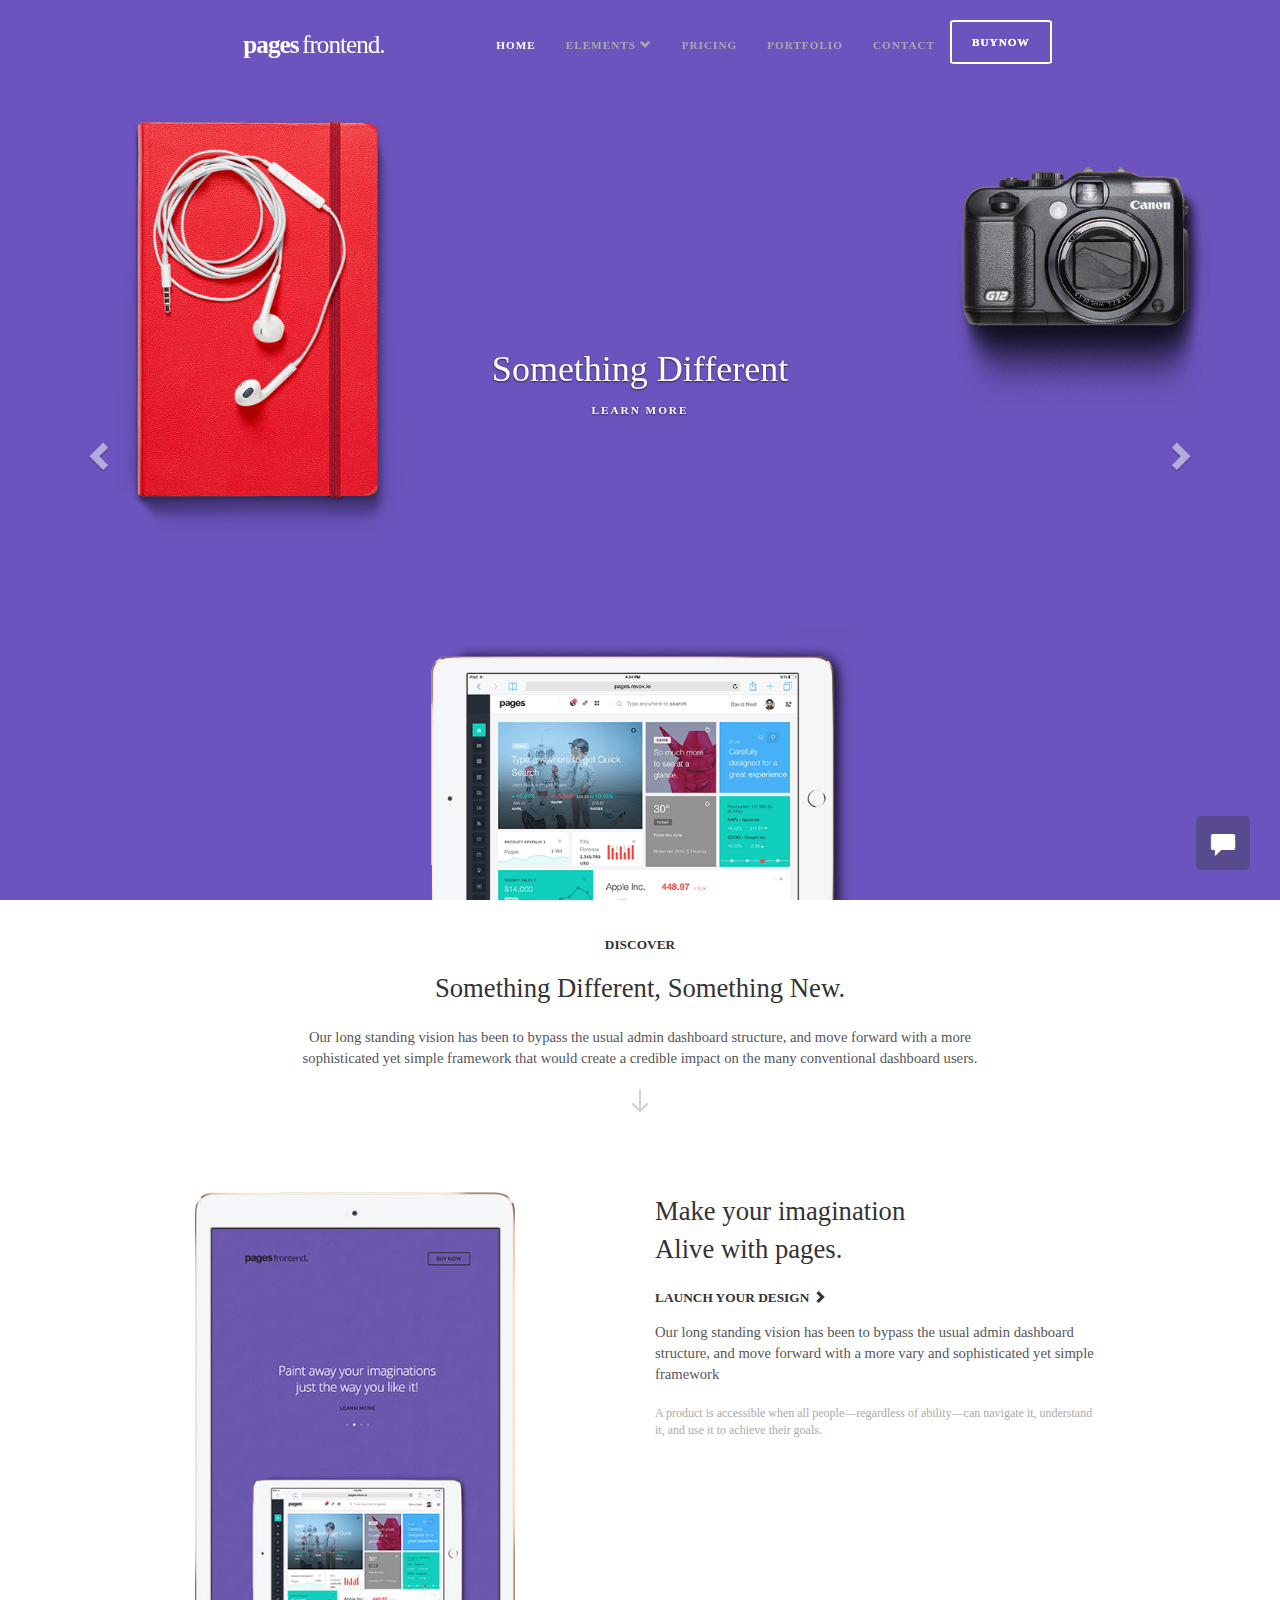
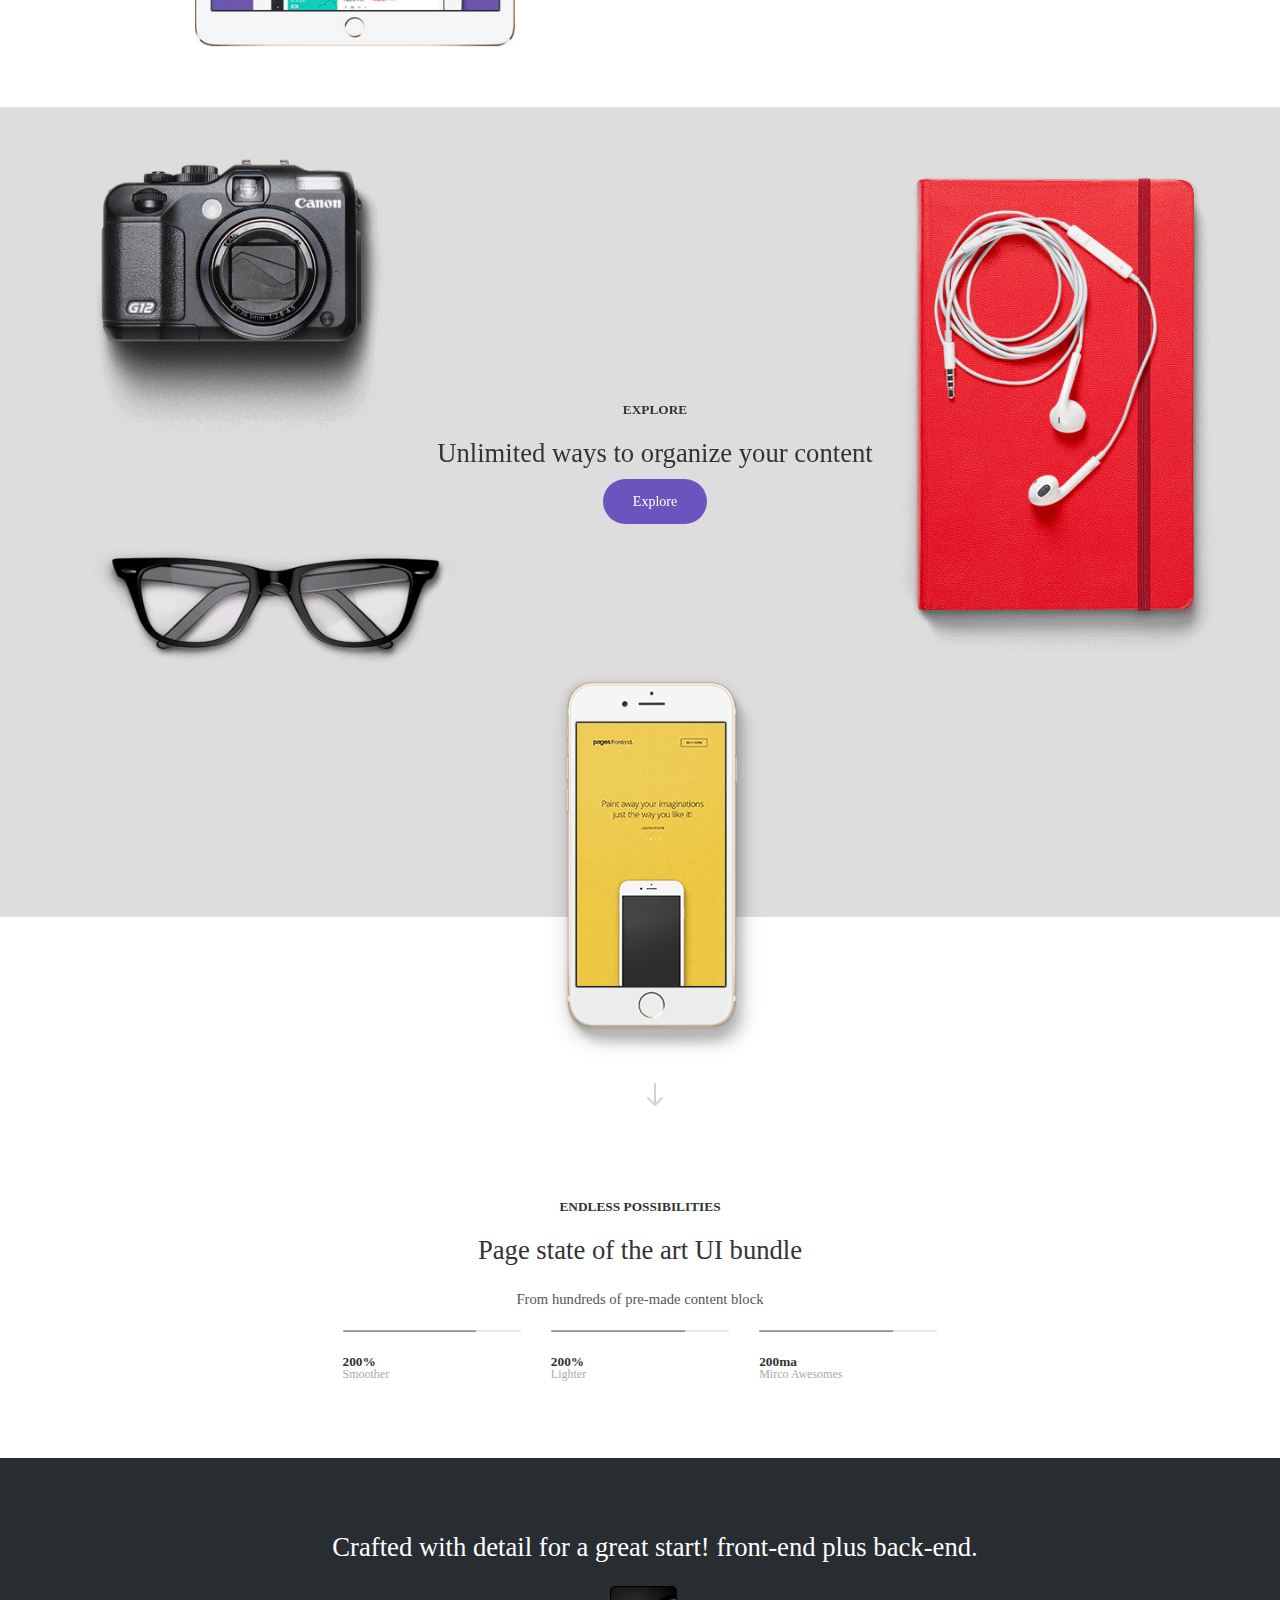
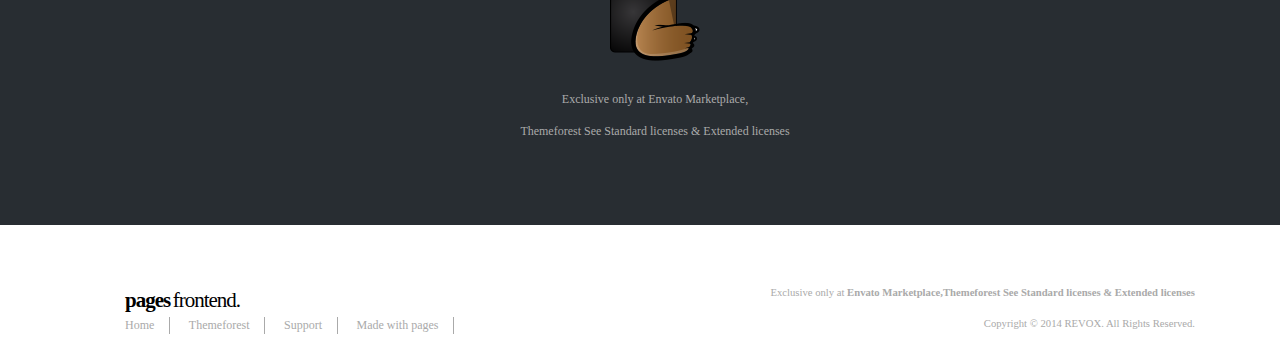
<file: index.html>
<!DOCTYPE html>
<head>
  <title>Pages - Front End</title>
  <meta charset="utf-8">
  <meta name="viewport" content="width=device-width, initial-scale=1">
  <link rel="stylesheet" href="https://maxcdn.bootstrapcdn.com/bootstrap/3.3.7/css/bootstrap.min.css">
  <link rel=stylesheet href="css/style.css">
  <script src="https://ajax.googleapis.com/ajax/libs/jquery/3.2.0/jquery.min.js"></script>
  <script src="https://maxcdn.bootstrapcdn.com/bootstrap/3.3.7/js/bootstrap.min.js"></script>
  <script src="js/header.js"></script>
  <script src="js/popup.js"></script>
</head>
<body>
	<div class="btn-comment">
		<span class="glyphicon glyphicon-comment icon-comment" onclick="showup()" ></span>
		<span class="glyphicon glyphicon-remove icon-remove" onclick="flyout()" ></span>
	</div>
	<div class="popup">
		<div class="popup-a">
		 	<div class="pop-tit">Revox</div>
			<div class="pop-cm">Need help with something? Leave us a message and we’ll follow up as soon as we can.</div>
		</div>
		<div class="popup-text">
			<input type="text" name="" placeholder="Type your message...">
		</div>		
	</div>

	<div class="header">
		<div class="nav navbar-fixed-top" id="header_nav">
			<div class="row">
				<div class="col-md-8 col-md-offset-2">
					<div class="main">
						<div class="navbar-header">
							<div class="navbar-brand" style=" letter-spacing: -1px; color:white"><span style="font-size: 1.4em; font-weight: bolder;">pages</span> <span style="font-size: 1.4em; font-weight: lighter">frontend.</span></div>
							<button type="button" class="navbar-toggle" data-toggle="collapse" data-target="#menu">
								<span class="sr-only">Toggle navigation</span>
			                    <span class="icon-bar"></span>
			                    <span class="icon-bar"></span>
			                    <span class="icon-bar"></span>
							</button>		
						</div>
						<div class="navbar-collapse collapse" id="menu" >
							<ul class="nav navbar-nav">								
								<li><a href="index.html" class="active">HOME</a></li>
					     		<li class="dropdown"><a href="#" class="dropdown-toggle" data-toggle="dropdown">ELEMENTS <span class="glyphicon glyphicon-chevron-down"></span> </a>
					     			<div class="row dropdown-menu">
					     			 	<div class="col-md-5">
					     			 		<div class="small-title">PAGES UI BUNDLE</div>
					     					<div class="big-title">A new page, a new begining...</div>
					     					<div class="comment">Exclusively available at Envato Marketplace</div>
					     					<span class="blackbuy">BUYNOW</span>
					     			 	</div>
					     			 	<div class="col-md-2">				
					     			 		<ul>					
					     			 			<li class="small-title">UI ELEMENTS</li>
					     			 		    <li><a href="">COLORS</a></li>
					     			 		    <li><a href="">ICONS</a></li>
					     			 		    <li><a href="">BUTTON</a></li>
					     			 		    <li><a href="">MODALS</a></li>
					     			 		    <li><a href="">PROGRESS & ACTIVITY</a></li>
					     			 		    <li><a href="">ACCORDIANS</a></li>
					     			 		    <li><a href="">TABS</a></li>
					     			 		</ul>
					     			 	</div>
					     			 	<div class="col-md-2">
					     			 		
					     			 		<ul>
					     			 			<li class="small-title">FORM</li>
					     			 		    <li><a href="">FORM ELEMENTS</a></li>
					     			 		    <li><a href="">FORM LAYOUTS</a></li>
					     			 		    <li><a href="">FORM VALIDATIONS</a></li>
					     			 		</ul>
					     			 		
					     			 		<ul>
					     			 			<li class="small-title">OTHER PRODUCTS</li>
					     			 		    <li><a href="">WEBARCH</a></li>
					     			 		</ul>
					     			 	</div>
					     			 	<div class="col-md-2">
					     			 		
					     			 		<ul>
					     			 			<li class="small-title">MADE WITH PAGES</li>
					     			 		    <li><a href="">PAGES ADMIN</a></li>
					     			 		    <li><a href="">EMAIL</a></li>
					     			 		    <li><a href="">PAGES FRONTEND</a></li>
					     			 		    <li><a href="">CALENDAR</a></li>
					     			 		    <li><a href="">SOCIAL</a></li>
					     			 		    <li><a href="">BUILDER</a></li>
					     			 		</ul>
					     			 	</div>					     				
					     			</div>					     			
					     		</li>
					    		<li><a href="pricing.html">PRICING</a></li>
					     		<li><a href="portfolio.html">PORTFOLIO</a></li>
					     		<li><a href="contact.html">CONTACT</a></li>
					     		<li><a href="#" id="buynow">BUYNOW</a></li>
							</ul>
						</div>			
					</div>			
				</div>				
			</div>	
		</div>	
	</div>
	
	<div class="container-fluid carousel-container">
		<div id="myCarousel" class="carousel slide" data-interval="false" >
			<div class="carousel-inner">
				<div class="item active">
					<img class="first-slide img-slide" src="bg_elements_1.png" alt="">
					<div>
						<div class="carousel-caption">
							<h1>Something Different</h1>
							<a href=""><span class="learnmore">LEARN MORE</span></a>
							
						</div>
					</div>
					<img class="ipad" src="ipad_1.png" alt="" style="max-width: 35%; height: auto; top:70%; left: 50%; transform:translate(-50%);display: block; margin:0px">					
				</div>
				<div class="item">
					<img class="second-slide img-slide" src="bg_elements_2.png" alt="">
					<div>
						<div class="carousel-caption">
							<h1>Something New</h1>
							<a href=""><span class="learnmore">LEARN MORE</span></a>
							
						</div>
					</div>
					<img class="ipad" src="ipad_4.png" alt="" style="max-width: 35%; height: auto; top:70%; left: 50%; transform:translate(-50%);display: block; margin:0px">
				</div>				
				<div class="item">
					<img class="third-slide img-slide" src="bg_elements_3.png" alt="">
					<div >
						<div class="carousel-caption">
							<h1>Something Exiting</h1>
							<a href=""><span class="learnmore">LEARN MORE</span></a>
							
						</div>
					</div>
					<img class="ipad" src="ipad_3.png" alt="" style="max-width: 35%; height: auto; top:70%; left: 50%; transform:translate(-50%);display: block; margin:0px">
				</div>
			</div>
		</div>
		<a class="left carousel-control" href="#myCarousel" role="button" data-slide="prev" >
        	<span class="glyphicon glyphicon-chevron-left" aria-hidden="true"></span>
        	<span class="sr-only">Previous</span>
     	 </a>
      	<a class="right carousel-control" href="#myCarousel" role="button" data-slide="next" >
        	<span class="glyphicon glyphicon-chevron-right" aria-hidden="true"></span>
        	<span class="sr-only">Next</span>
      	</a>
	</div>
	<section class="sec sec-center">
		<div class="container">
			<div class="row justify-content-center">
				<div class="col-md-8 col-md-offset-2 ">
					<span class="small-title">DISCOVER</span>
					<span class="big-title">Something Different, Something New.</span>
					<span class="paragraph"> Our long standing vision has been to bypass the usual admin dashboard structure, and move forward with a more sophisticated yet simple framework that would create a credible impact on the many conventional dashboard users.</span>
					<img src="arrow_down.png" alt="" style=" display: block; margin:20px auto; ">
				</div>
			</div>
		</div>
	</section>
	<section class="sec">
		<div class="container">
			<div class="row justify-content-center">
				<div class="col-md-4 col-md-offset-1 img-center" >
					<img src="ipad_2.jpg" alt="" >
				</div>
				<div class="col-md-5 col-md-offset-1" >
					<div class="big-title">	Make your imagination <br> Alive with pages.</div>
					<div class="small-title">LAUNCH YOUR DESIGN  <span class="glyphicon glyphicon-chevron-right" aria-hidden="true" ></span></div>
					<div class="paragraph">
					Our long standing vision has been to bypass the usual admin dashboard structure, and move forward with a more vary and sophisticated yet simple framework</div>
					<div class="comment">A product is accessible when all people—regardless of ability—can navigate it,
					understand it, and use it to achieve their goals.</div>
				</div>
			</div>
		</div>
		
	</section>
	<section class="sec section-3">
		<div class="container-fluid">
			<div class="row img-center " style="margin-right: auto;">
				<div class="col-md-12" style="z-index: 0;">
					<img  class="col-img" src="elements_1.png" alt="">
					
				</div>
				<div class="col-md-12 col-caption">
					<div class="small-title">EXPLORE</div>
					<div class="big-title">Unlimited ways to organize your content</div>
					<span class="explore-button">Explore</span>
					<!-- <img src="iphone.png" alt="" class="img-iphone"> -->
				</div>
			</div>	
			<div class="row img-center">
				<div class="col-md-12 img-iphone">
					<img src="iphone.png" alt="">
					<img src="arrow_down.png" alt="" style=" display: block; margin:20px auto; ">
					
				</div>
			</div>
		</div>	
	</section>
	<section class="sec section-4">
	<div class="container-fluid">
		<div class="row img-center" style="margin-top: 30px">
			<div class="col-md-12 ">
				<div class="small-title">ENDLESS POSSIBILITIES</div>
				<div class="big-title">Page state of the art UI bundle</div>
				<div class="paragraph">From hundreds of pre-made content block</div>
			</div>	
				<div class="col-md-2 col-md-offset-3 col-left">
					<div class="progress">
					  <div class="progress-bar col-progress" role="progressbar" style="width: 75%" aria-valuenow="25" aria-valuemin="0" aria-valuemax="100"></div>

					</div>
					<div class="small-title">200%</div>
					<div class="comment" style="margin-top: -20px;">Smoother</div>
				</div>		
				<div class="col-md-2 col-left ">
					<div class="progress">
					  <div class="progress-bar col-progress " role="progressbar" style="width: 75%" aria-valuenow="25" aria-valuemin="0" aria-valuemax="100"></div>
					</div>
					<div class="small-title">200%</div>
					<div class="comment" style="margin-top: -20px;">Lighter</div>
				</div>	
				<div class="col-md-2  col-left">
					<div class="progress">
					  <div class="progress-bar col-progress" role="progressbar" style="width: 75%" aria-valuenow="25" aria-valuemin="0" aria-valuemax="100"></div>
					</div>
					<div class="small-title">200ma</div>
					<div class="comment" style="margin-top: -20px;">Mirco Awesomes</div>
				</div>	

		</div>
	</div>
		
	</section>
	<section class="sec section-5">
		<div class="container">
			<div class="row sec5-text">
				<div class="col-md-8 col-md-offset-2">
					<div class="big-title">Crafted with detail for a great start! front-end plus back-end.</div>
					<img src="themeforest_logo.png" alt="" style="margin-bottom: 30px ">
					<div class="comment">Exclusive only at Envato Marketplace,</div>
					<div class="comment">Themeforest See Standard licenses & Extended licenses</div>
				</div>
			</div>
		</div>
		
	</section>
	<section class="footer"	>
		<div class="container">
			<div class="row">
				<div class="col-md-6 col-footer">
					<div class="brand">
						<a href="" class="" style=" letter-spacing: -1px;"><span style="font-size: 1.5em; font-weight: bolder; color: black">pages</span> <span style="font-size: 1.5em; font-weight: lighter; color:black">frontend.</span></a>
					</div>
					<div class="navigation">
						<ul >
						    <li><a href="">Home</a></li>
						    <li><a href="">Themeforest</a></li>
						    <li><a href="">Support</a></li>
						    <li><a href="">Made with pages</a></li>
						</ul>
					</div>
						
				</div>
				<div class="col-md-6 col-info">
					<div class="comment" style="font-size: 8pt;" >Exclusive only at <b>Envato Marketplace,Themeforest</b> <b>See Standard licenses  & Extended licenses</b></div>
					<div class="comment" style="font-size: 8pt;"> Copyright © 2014 REVOX. All Rights Reserved.</div>
					
				</div>
			</div>
				
			</div>
		</div>
	</section>

</body>
</html>
</file>
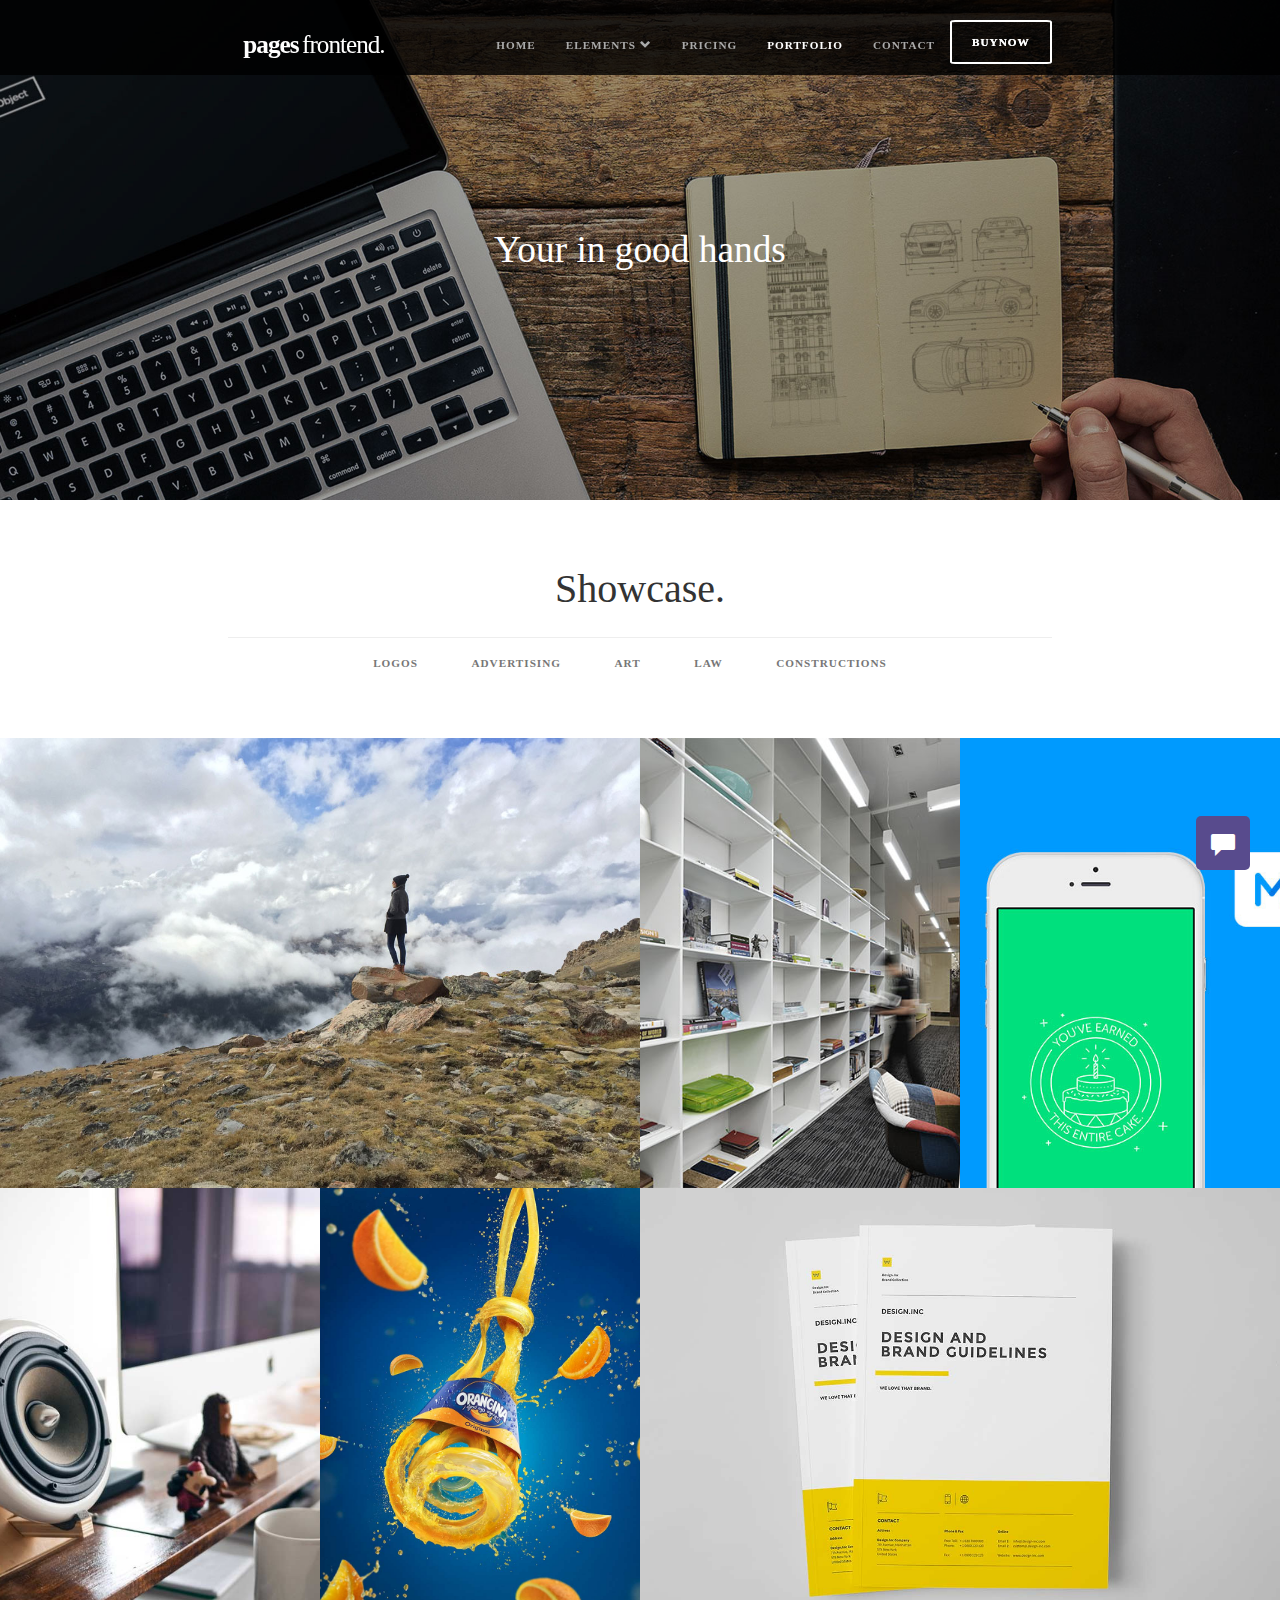
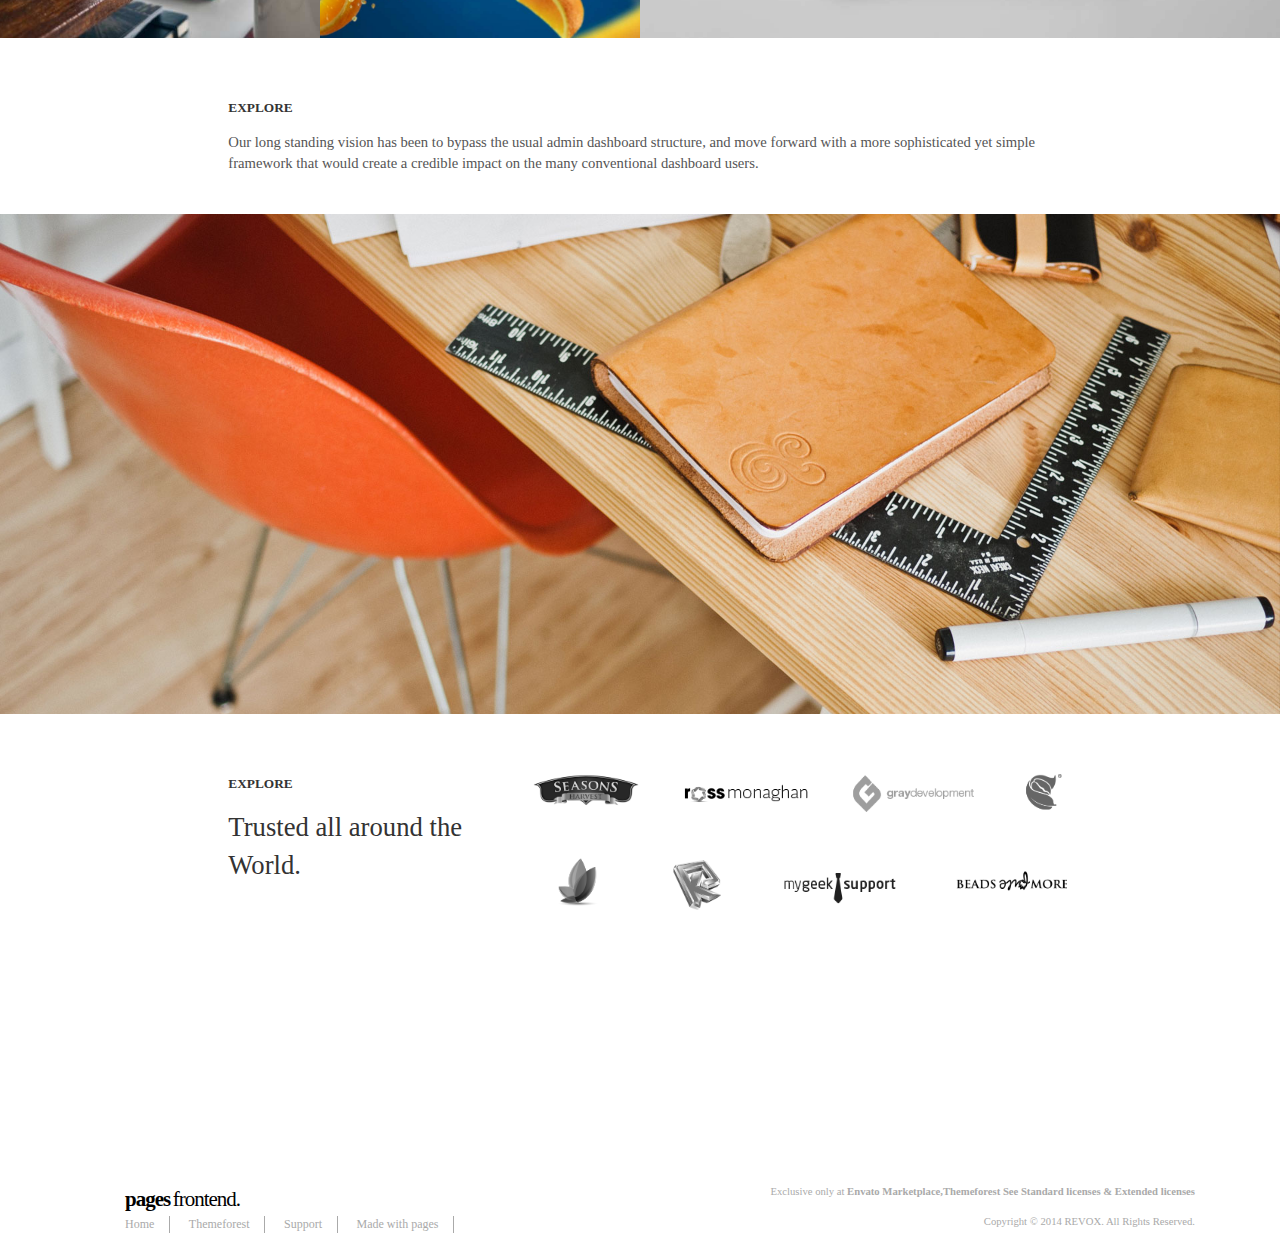
<file: portfolio.html>
<!DOCTYPE html>
<head>
  <title>Pages - Front End</title>
  <meta charset="utf-8">
  <meta name="viewport" content="width=device-width, initial-scale=1">
  <link rel="stylesheet" href="https://maxcdn.bootstrapcdn.com/bootstrap/3.3.7/css/bootstrap.min.css">
  <link rel=stylesheet href="css/style.css">
  <script src="https://ajax.googleapis.com/ajax/libs/jquery/3.2.0/jquery.min.js"></script>
  <script src="https://maxcdn.bootstrapcdn.com/bootstrap/3.3.7/js/bootstrap.min.js"></script>
  <script src="js/popup.js"></script>

</head>
<body>
	<div class="btn-comment">
		<span class="glyphicon glyphicon-comment icon-comment" onclick="showup()" ></span>
		<span class="glyphicon glyphicon-remove icon-remove" onclick="flyout()" ></span>
	</div>
	<div class="popup">
		<div class="popup-a">
		 	<div class="pop-tit">Revox</div>
			<div class="pop-cm">Need help with something? Leave us a message and we’ll follow up as soon as we can.</div>
		</div>
		<div class="popup-text">
			<input type="text" name="" placeholder="Type your message...">
		</div>		
	</div>
	<div class="header">
		<div class="nav navbar-fixed-top tiny" id="header_nav">
			<div class="row">
				<div class="col-md-8 col-md-offset-2">
					<div class="main">
						<div class="navbar-header">
							<div class="navbar-brand" style=" letter-spacing: -1px; color:white"><span style="font-size: 1.4em; font-weight: bolder;">pages</span> <span style="font-size: 1.4em; font-weight: lighter">frontend.</span></div>
							<button type="button" class="navbar-toggle" data-toggle="collapse" data-target="#menu">
								<span class="sr-only">Toggle navigation</span>
			                    <span class="icon-bar"></span>
			                    <span class="icon-bar"></span>
			                    <span class="icon-bar"></span>
							</button>		
						</div>
						<div class="navbar-collapse collapse" id="menu" >
							<ul class="nav navbar-nav navbar-right">
								<li><a href="index.html" >HOME</a></li>
					     		<li class="dropdown"><a href="#" class="dropdown-toggle" data-toggle="dropdown">ELEMENTS <span class="glyphicon glyphicon-chevron-down"></span> </a>
					     			<div class="row dropdown-menu">
					     			 	<div class="col-md-5">
					     			 		<div class="small-title">PAGES UI BUNDLE</div>
					     					<div class="big-title">A new page, a new begining...</div>
					     					<div class="comment">Exclusively available at Envato Marketplace</div>
					     					<span class="blackbuy">BUYNOW</span>
					     			 	</div>
					     			 	<div class="col-md-2">				
					     			 		<ul>
					     			 			<li class="small-title">UI ELEMENTS</li>
					     			 		    <li><a href="">COLORS</a></li>
					     			 		    <li><a href="">ICONS</a></li>
					     			 		    <li><a href="">BUTTON</a></li>
					     			 		    <li><a href="">MODALS</a></li>
					     			 		    <li><a href="">PROGRESS & ACTIVITY</a></li>
					     			 		    <li><a href="">ACCORDIANS</a></li>
					     			 		    <li><a href="">TABS</a></li>
					     			 		</ul>
					     			 	</div>
					     			 	<div class="col-md-2">
					     			 		
					     			 		<ul>
					     			 			<li class="small-title">FORM</li>
					     			 		    <li><a href="">FORM ELEMENTS</a></li>
					     			 		    <li><a href="">FORM LAYOUTS</a></li>
					     			 		    <li><a href="">FORM VALIDATIONS</a></li>
					     			 		</ul>
					     			 		
					     			 		<ul>
					     			 			<li class="small-title">OTHER PRODUCTS</li>
					     			 		    <li><a href="">WEBARCH</a></li>
					     			 		</ul>
					     			 	</div>
					     			 	<div class="col-md-2">
					     			 		
					     			 		<ul>
					     			 			<li class="small-title">MADE WITH PAGES</li>
					     			 		    <li><a href="">PAGES ADMIN</a></li>
					     			 		    <li><a href="">EMAIL</a></li>
					     			 		    <li><a href="">PAGES FRONTEND</a></li>
					     			 		    <li><a href="">CALENDAR</a></li>
					     			 		    <li><a href="">SOCIAL</a></li>
					     			 		    <li><a href="">BUILDER</a></li>
					     			 		</ul>
					     			 	</div>					     				
					     			</div>					     			
					     		</li>
					    		<li><a href="pricing.html" >PRICING</a></li>
					     		<li><a href="portfolio.html" class="active">PORTFOLIO</a></li>
					     		<li><a href="contact.html" >CONTACT</a></li>
					     		<li><a href="#" id="buynow">BUYNOW</a></li>
							</ul>
						</div>			
					</div>			
				</div>				
			</div>	
		</div>	
	</div>
	<section class="sec sec-center ">
			<div class="row folio-header"  style="background-image: url('gallery_hero_1.jpg');">  
				<div class="col-md-12 col-folio-header" >
					<span class="folio-header-text" >Your in good hands</span>
				</div>
			</div>
		
	</section>
	<section class="sec">
		<div class="row">
			<div class="col-md-8 col-md-offset-2" style="text-align: center;">
				<span style="font-weight:100; font-size:30pt;">Showcase.</span>
				<hr style="margin-bottom: 0;">
			</div>			
		</div>
		<div class="row">
			<div class="col-md-8 col-md-offset-2 showcase-nav">
				<nav class="navbar navbar-default ">
				<div class="container-fluid"> 
					<ul class="nav navbar-nav">
					    <li><a href="">LOGOS</a></li>
					    <li><a href="">ADVERTISING</a></li>
					    <li><a href="">ART</a></li>
					    <li><a href="">LAW</a></li>
					    <li><a href="">CONSTRUCTIONS</a></li>
					</ul>
				</div>
				</nav>
			</div>
		</div>
		<div class="row">
			<div class="gallery">
				<div class="gallery-half col-md-6" >
					<div class="gallery-image" style="background-image: url('gallery_1.jpg');"></div>
					
				</div>
				<div class="gallery-half col-md-3" >
					<div class="gallery-image" style="background-image: url('gallery_2.jpg');"></div>
				</div><!--
				--><div class="gallery-half col-md-3" >
					<div class="gallery-image" style="background-image: url('gallery_6.jpg');"></div>
				</div>
				<div class="gallery-half col-md-3" >
					<div class="gallery-image" style="background-image: url('gallery_4.jpg');"></div>
				</div><!--
				--><div class="gallery-half col-md-3" >
					<div class="gallery-image" style="background-image: url('gallery_3.jpg');"></div>
				</div><!--
				--><div class="gallery-half col-md-6" >
					<div class="gallery-image" style="background-image: url('gallery_5.jpg');"></div>
				</div>
			</div>
		</div>
		
	</section>
	<section class="sec">
		<div class="row">
			<div class="col-md-8 col-md-offset-2">
				<span class="small-title">EXPLORE</span>
				<span class="paragraph">
					Our long standing vision has been to bypass the usual admin dashboard structure, and move forward with a more sophisticated yet simple framework that would create a credible impact on the many conventional dashboard users.
				</span>
			</div>
		</div>
		<div class="row" >
			<div class="col-md-12 gallery-hero" style="background-image: url('gallery_hero_2.jpg');"></div>
			
		</div>
	</section>
	<section class="sec">
		<div class="row">
			<div class="col-md-3 col-md-offset-2">
				<div class="small-title">EXPLORE</div>
				<div class="big-title">Trusted all around the World.</div>
			</div>
			<div class="col-md-5 logo-set" style="background-image: url('logo_set.png');">
				
			</div>
		</div>
	</section>
	
	<section class="footer"	>
		<div class="container">
			<div class="row">
				<div class="col-md-6 col-footer">
					<div class="brand">
						<a href="" class="" style=" letter-spacing: -1px;"><span style="font-size: 1.5em; font-weight: bolder; color: black">pages</span> <span style="font-size: 1.5em; font-weight: lighter; color:black">frontend.</span></a>
					</div>
					<div class="navigation">
						<ul >
						    <li><a href="">Home</a></li>
						    <li><a href="">Themeforest</a></li>
						    <li><a href="">Support</a></li>
						    <li><a href="">Made with pages</a></li>
						</ul>
					</div>
						
				</div>
				<div class="col-md-6 col-info">
					<div class="comment" style="font-size: 8pt;" >Exclusive only at <b>Envato Marketplace,Themeforest</b> <b>See Standard licenses  & Extended licenses</b></div>
					<div class="comment" style="font-size: 8pt;"> Copyright © 2014 REVOX. All Rights Reserved.</div>
					
				</div>
			</div>
		</div>
	</section>
</body> 
</html>
</file>
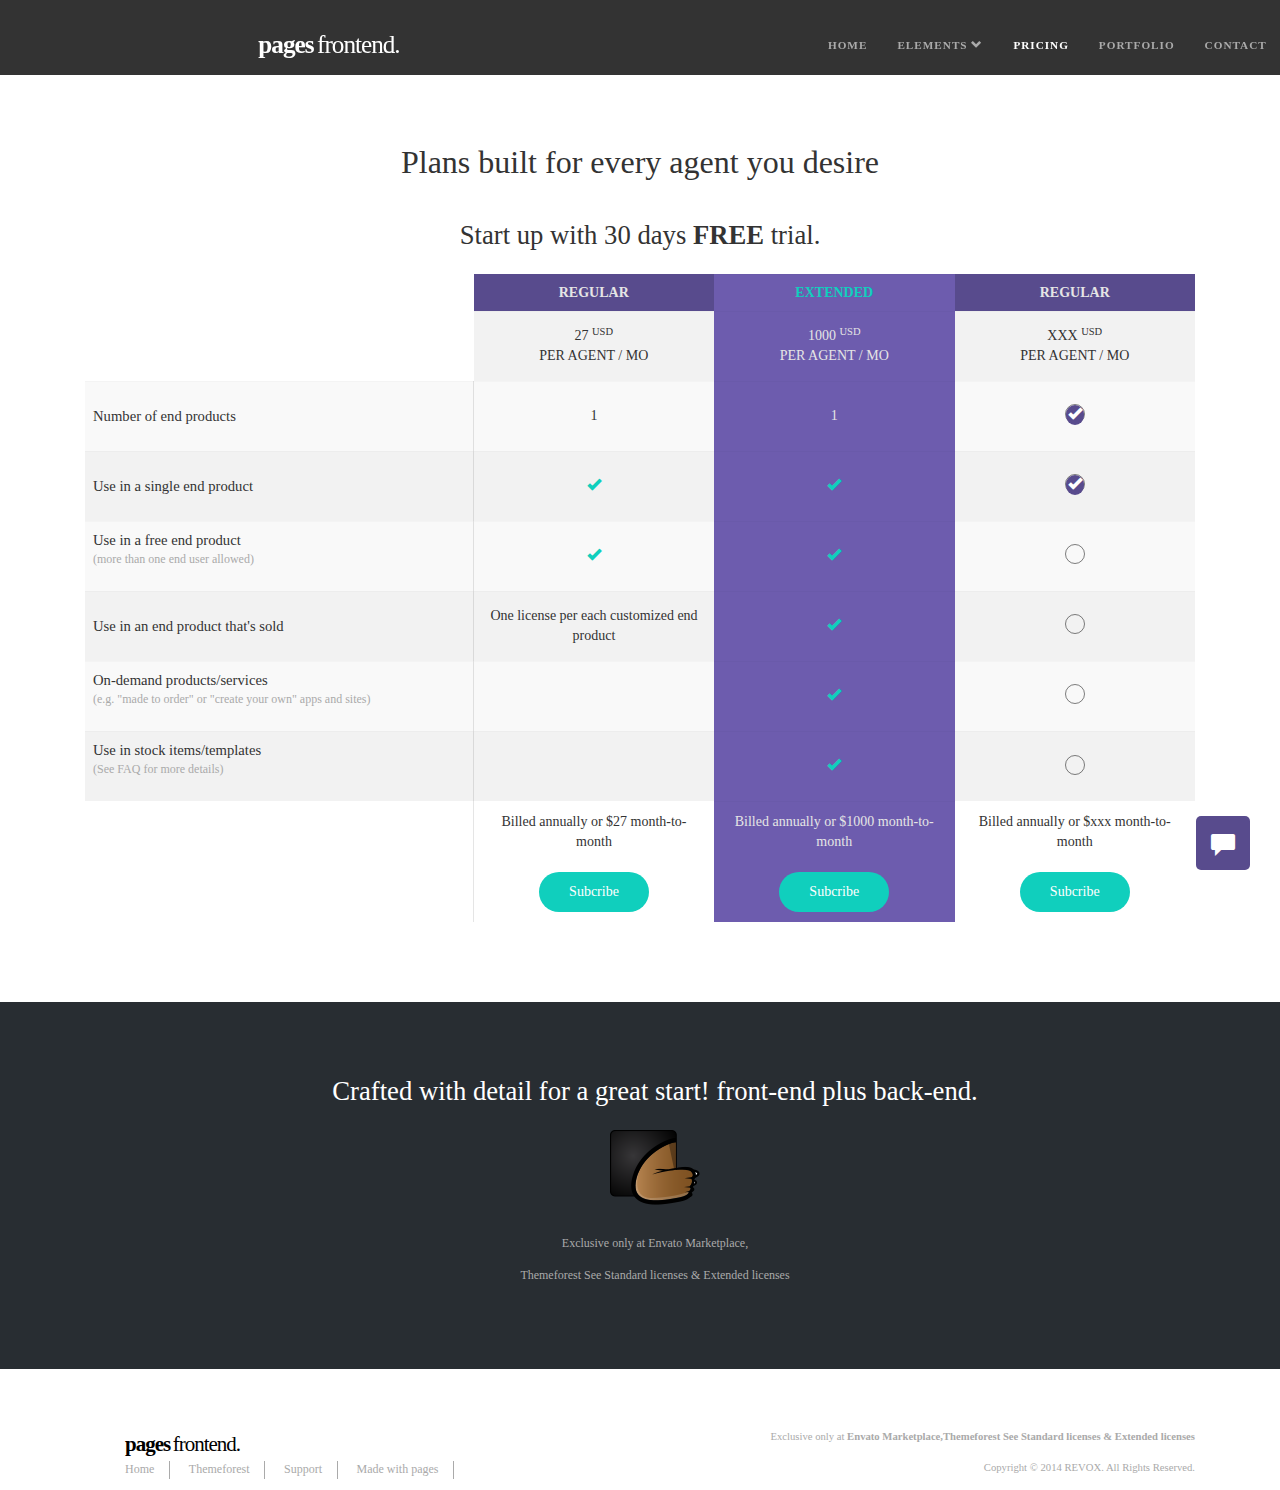
<file: pricing.html>
<!DOCTYPE html>
<head>
  <title>Pages - Front End</title>
  <meta charset="utf-8">
  <meta name="viewport" content="width=device-width, initial-scale=1">
  <link rel="stylesheet" href="https://maxcdn.bootstrapcdn.com/bootstrap/3.3.7/css/bootstrap.min.css">
  <link rel=stylesheet href="css/style.css">
  <script src="https://ajax.googleapis.com/ajax/libs/jquery/3.2.0/jquery.min.js"></script>
  <script src="https://maxcdn.bootstrapcdn.com/bootstrap/3.3.7/js/bootstrap.min.js"></script>
  <script src="js/popup.js"></script>

</head>
<body>
	<div class="btn-comment">
		<span class="glyphicon glyphicon-comment icon-comment" onclick="showup()" ></span>
		<span class="glyphicon glyphicon-remove icon-remove" onclick="flyout()" ></span>
	</div>
	<div class="popup">
		<div class="popup-a">
		 	<div class="pop-tit">Revox</div>
			<div class="pop-cm">Need help with something? Leave us a message and we’ll follow up as soon as we can.</div>
		</div>
		<div class="popup-text">
			<input type="text" name="" placeholder="Type your message...">
		</div>		
	</div>
	<div class="header">
		<div class="nav navbar-fixed-top tiny" id="header_nav">
			<div class="row">
				<div class="col-md-8 col-md-offset-2">
					<div class="container">
						<div class="navbar-header">
							<div class="navbar-brand" style=" letter-spacing: -1px; color:white"><span style="font-size: 1.4em; font-weight: bolder;">pages</span> <span style="font-size: 1.4em; font-weight: lighter">frontend.</span></div>
							<button type="button" class="navbar-toggle" data-toggle="collapse" data-target="#menu">
								<span class="sr-only">Toggle navigation</span>
			                    <span class="icon-bar"></span>
			                    <span class="icon-bar"></span>
			                    <span class="icon-bar"></span>
							</button>		
						</div>
						<div class="navbar-collapse collapse" id="menu" >
							<ul class="nav navbar-nav navbar-right">
								<li><a href="index.html" >HOME</a></li>
					     		<li class="dropdown"><a href="#" class="dropdown-toggle" data-toggle="dropdown">ELEMENTS <span class="glyphicon glyphicon-chevron-down"></span> </a>
					     			<div class="row dropdown-menu">
					     			 	<div class="col-md-5">
					     			 		<div class="small-title">PAGES UI BUNDLE</div>
					     					<div class="big-title">A new page, a new begining...</div>
					     					<div class="comment">Exclusively available at Envato Marketplace</div>
					     					<span class="blackbuy">BUYNOW</span>
					     			 	</div>
					     			 	<div class="col-md-2">				
					     			 		<ul>
					     			 			<li class="small-title">UI ELEMENTS</li>
					     			 		    <li><a href="">COLORS</a></li>
					     			 		    <li><a href="">ICONS</a></li>
					     			 		    <li><a href="">BUTTON</a></li>
					     			 		    <li><a href="">MODALS</a></li>
					     			 		    <li><a href="">PROGRESS & ACTIVITY</a></li>
					     			 		    <li><a href="">ACCORDIANS</a></li>
					     			 		    <li><a href="">TABS</a></li>
					     			 		</ul>
					     			 	</div>
					     			 	<div class="col-md-2">
					     			 		
					     			 		<ul>
					     			 			<li class="small-title">FORM</li>
					     			 		    <li><a href="">FORM ELEMENTS</a></li>
					     			 		    <li><a href="">FORM LAYOUTS</a></li>
					     			 		    <li><a href="">FORM VALIDATIONS</a></li>
					     			 		</ul>
					     			 		
					     			 		<ul>
					     			 			<li class="small-title">OTHER PRODUCTS</li>
					     			 		    <li><a href="">WEBARCH</a></li>
					     			 		</ul>
					     			 	</div>
					     			 	<div class="col-md-2">
					     			 		
					     			 		<ul>
					     			 			<li class="small-title">MADE WITH PAGES</li>
					     			 		    <li><a href="">PAGES ADMIN</a></li>
					     			 		    <li><a href="">EMAIL</a></li>
					     			 		    <li><a href="">PAGES FRONTEND</a></li>
					     			 		    <li><a href="">CALENDAR</a></li>
					     			 		    <li><a href="">SOCIAL</a></li>
					     			 		    <li><a href="">BUILDER</a></li>
					     			 		</ul>
					     			 	</div>					     				
					     			</div>					     			
					     		</li>
					    		<li><a href="pricing.html" class="active">PRICING</a></li>
					     		<li><a href="portfolio.html">PORTFOLIO</a></li>
					     		<li><a href="contact.html" >CONTACT</a></li>
					     		<li><a href="#" id="buynow">BUYNOW</a></li>
							</ul>
						</div>			
					</div>			
				</div>				
			</div>	
		</div>	
	</div>
	
	<section class="sec table-pricing">
		<div class="container">
			<div class="row">
				<div class="col-md-8 col-md-offset-2 tb-tit" >
					<div class="table-title" >Plans built for every agent you desire</div>
					<div class="big-title">Start up with 30 days <b>FREE </b>trial. </div>
				</div>
				<div class="col-md-12 ">
					<div class="table-responsive">
						<table class="table table-striped">
							<thread>
								<tr class="table-header">
									<th class="row-top-left"></th>
									<th class="col-header">REGULAR</th>
									<th class="col-header middle-col" >EXTENDED</th>
									<th class="col-header">REGULAR</th>
								</tr>
								<tr class="row-odd">
									<th class="row-top-left"></th>
									<td>27 <sup>USD</sup> <br>PER AGENT / MO</td>	
									<td class="middle-col" style="color:#e5e5e5;">1000 <sup>USD</sup> <br>PER AGENT / MO</td>
									<td>XXX <sup>USD</sup> <br> PER AGENT / MO</td>
								</tr>
							</thread>

							<tbody class="table-body">
							
							<tr class="row-even">
								<th scope="row" class="row-header">Number of end products</th>
								<td>1</td>	
								<td class="middle-col"  style="color:#e5e5e5;">1</td>
								<td>
									<div class="roundedcb">
										<input type="checkbox" id="cb1" class="rounded" checked>
										<label for="cb1"><span class="glyphicon glyphicon-ok icon-checked"></label>									
									</div>
								</td>
							</tr>
							<tr class="row-odd">
								<th scope="row" class="row-header">Use in a single end product</th>
								<td valign="middle"><span class="glyphicon glyphicon-ok" style="color:#10cfbd;"></span></td>	
								<td class="middle-col"><span class="glyphicon glyphicon-ok"></span></td>
								<td>
									<div class="roundedcb">
										<input type="checkbox" id="cb2" class="rounded" checked>
										<label for="cb2"><span class="glyphicon glyphicon-ok icon-checked"></label>									
									</div>
								</td>
							</tr>
							<tr class="row-even">
								<th scope="row" class="row-header">
									Use in a free end product
									<span class="comment">(more than one end user allowed)</span>
								</th>
								<td><span class="glyphicon glyphicon-ok" style="color:#10cfbd;"></span></td>	
								<td class="middle-col"><span class="glyphicon glyphicon-ok"></span></td>
								<td>
									<div class="roundedcb">
										<input type="checkbox" id="cb3" class="rounded" >
										<label for="cb3"><span class="glyphicon glyphicon-ok icon-checked"></label>									
									</div>
								</td>
							</tr>
							<tr class="row-odd">
								<th scope="row" class="row-header">Use in an end product that's sold</th>
								<td>One license per each customized end product</td>	
								<td class="middle-col"><span class="glyphicon glyphicon-ok"></span></td>
								<td>
									<div class="roundedcb">
										<input type="checkbox" id="cb4" class="rounded" >
										<label for="cb4"><span class="glyphicon glyphicon-ok icon-checked"></label>									
									</div>
								</td>
							</tr>
							<tr class="row-even">
								<th scope="row" class="row-header">On-demand products/services
									<span class="comment">(e.g. "made to order" or "create your own" apps and sites)</span>
								</th>
								<td></td>	
								<td class="middle-col"><span class="glyphicon glyphicon-ok"></span></td>
								<td>
									<div class="roundedcb">
										<input type="checkbox" id="cb5" class="rounded" >
										<label for="cb5"><span class="glyphicon glyphicon-ok icon-checked"></label>									
									</div>
								</td>
							</tr>
							<tr class="row-odd">
								<th scope="row" class="row-header">Use in stock items/templates
									<span class="comment">(See FAQ for more details)</span>
								</th>
								<td></td>	
								<td class="middle-col"><span class="glyphicon glyphicon-ok"></span></td>
								<td>
									<div class="roundedcb">
										<input type="checkbox" id="cb6" class="rounded" >
										<label for="cb6"><span class="glyphicon glyphicon-ok icon-checked"></label>									
									</div>
								</td>
							</tr>
							<tr>
								<th rowspan="1" class=" row-header row-top-left"></th>
								<td class="row-top-left">
									Billed annually or $27 month-to-month <br>
									<a href=""><span class="subcribe-button">Subcribe</span></a>
								</td>	
								<td class="middle-col" style="color:#e5e5e5;">
									Billed annually or $1000 month-to-month<br>
									<a href=""><span class="subcribe-button">Subcribe</span></a>
								</td>
								<td class=" row-top-left">
									Billed annually or $xxx month-to-month<br>
									<a href=""><span class="subcribe-button">Subcribe</span></a>
								</td>
							</tr>
								
							</tbody>							
						</table>
					</div>
				</div>
				
			</div>
		</div>
	</section>
	
	<section class="sec section-5">
		<div class="container">
			<div class="row sec5-text">
				<div class="col-md-8 col-md-offset-2">
					<div class="big-title">Crafted with detail for a great start! front-end plus back-end.</div>
					<img src="themeforest_logo.png" alt="" style="margin-bottom: 30px ">
					<div class="comment">Exclusive only at Envato Marketplace,</div>
					<div class="comment">Themeforest See Standard licenses & Extended licenses</div>
				</div>
			</div>
		</div>
		
	</section>
	<section class="footer"	>
		<div class="container">
			<div class="row">
				<div class="col-md-6 col-footer">
					<div class="brand">
						<a href="" class="" style=" letter-spacing: -1px;"><span style="font-size: 1.5em; font-weight: bolder; color: black">pages</span> <span style="font-size: 1.5em; font-weight: lighter; color:black">frontend.</span></a>
					</div>
					<div class="navigation">
						<ul >
						    <li><a href="">Home</a></li>
						    <li><a href="">Themeforest</a></li>
						    <li><a href="">Support</a></li>
						    <li><a href="">Made with pages</a></li>
						</ul>
					</div>
						
				</div>
				<div class="col-md-6 col-info">
					<div class="comment" style="font-size: 8pt;" >Exclusive only at <b>Envato Marketplace,Themeforest</b> <b>See Standard licenses  & Extended licenses</b></div>
					<div class="comment" style="font-size: 8pt;"> Copyright © 2014 REVOX. All Rights Reserved.</div>
					
				</div>
			</div>
				
		</div>
	</section>
</body> 
</html>
</file>
<file: css/style.css>
body{
	font-family: verdana;
}
.nav{
	/*background: rgba(0,0,0,0);*/
	margin:auto;
	height: 100px;
	transition: height 500ms, background 500ms;
}
 .icon-bar {
  display: block;
  width: 22px;
  height: 2px;
  border-radius: 1px;
  background:#ffffff;
}
.nav-brand{
	padding: 15px;
	width: auto;
	letter-spacing: -1px; 
	color:white;
}
.navbar-collapse ul{
	float: right;
}
.navbar-collapse{
	height: 300px;
}
.navbar-collapse.in{
	width: 200px;
	background: white;
	color:black;
	float:right;
	right: 0px;
	z-index: 1001;
	height: 100vh;
	position: absolute;

}
.navbar-collapse.in ul li{
	display: block;
}
.navbar-collapse.in .active{
	background: #000;
	color:#fff;
}
.navbar-collapse.in #buynow{
	background: black;
	color:white;

}

.nav ul{
	margin-top:20px;
	position: relative;
}
.nav li{
	display: inline-block;
	font-weight:bold;
	font-size: 0.8em;
	
} 
.nav a{
	color: #aaa;
	letter-spacing: 1px;
}
.navbar-collapse ul li a:hover{
	background-color:transparent;
	text-decoration: none;
	color:#fff;
}
.nav li a:focus, .nav li a:visited, .nav li a:hover{
	background: transparent;
}
.nav .open>a:focus{
	background: transparent;
	color: #fff;
}
.nav a:visited{
	text-decoration: none;
}
.nav .active{
	text-decoration: none;
	color: #fff;
}
.nav .dropdown:hover, .dropdown-menu{
	visibility: visible;

}
/*dropdown*/
.dropdown{
	border-bottom:solid 1px transparent;
}
#triangle{
	top: 100%;
	left: 50%;
	width: 0;
	height: 0;
	border-left: 15px solid transparent;
	border-right: 15px solid transparent;
	border-top: 15px solid ;
}
.dropdown-menu{
	opacity: 1.0;
}
.open .dropdown-menu{
	left: 50%;
  	right: auto;
  	transform: translate(-50%, 0);
	position: absolute;
	padding: 30px 30px 50px 30px;
	width: 1000px;
	border:none;
	border-radius: none;
	opacity: 1;
	
}
.dropdown-menu .small-title{
	font-size: 8pt;
}
.dropdown-menu .col-md-2 {
	margin-right: 20px;
	padding-right: 0px;
}
.dropdown:before,.dropdown:after{
	top: 100%;
	left: 50%;
	border: solid transparent;
	content: " ";
	height: 0;
	width: 0;
	position: absolute;
	pointer-events: none;
}
.dropdown-menu ul{
	padding-left: 0px;
	margin-bottom: 20px;
}
.dropdown-menu ul li{
	display: block;
	list-style-type: none;
	margin-bottom: 20px;
	font-size: 7pt;
}


.navbar-header{
	margin-top:20px;
}
.blackbuy{
	text-align: center;
	display: inline-block;
	font-size: 8pt;
	border: 2px solid #ffffff;
	padding: 10px 20px 10px 20px;
	margin-top: 20px;
	border-radius: 5%;
	color: #fff;
	background: black;
}
#buynow{

	border: 2px solid #ffffff;
	padding: 10px 20px 10px 20px;
	border-radius: 5%;
	text-shadow: 0 0 0px #ffffff;
	color: #fff;
}
#buynow:hover{
	background: #ffffff;
	color: black;
}
.carousel-container{
	height: 100vh;
	background: rgb(107, 84, 189);
	display: block;
	margin-bottom: 35px;
}

#slide{
	width: 70%;
	height: 100%;
	background:#ffffff; 
	margin: auto;
}
.carousel{
	height: 100vh;
}

/* Declare heights because of positioning of img element */
.carousel-inner{
	height: 100%;

}
.carousel .item {
 	height: 100%;
 	position: relative;
}
.carousel-inner > .item > img {
  	width: 90%;
  	margin:100px;
  	position: absolute;
}

.carousel-caption {
  z-index: 10;
  bottom: 50%;
  color:white;
}
.learnmore{
  	font-size: 0.8em;
  	font-weight: bold;
  	letter-spacing: 2px;
  	color: white;
}
.carousel-caption a:hover{
	text-decoration: none;
}
.carousel-control.left{
	background-image:  none;

}
.carousel-control.right{
	background-image:  none;
}
.tiny{
	height: 75px;
	background: rgba(0,0,0,.8);
	padding-bottom: 10px;
}
.center-text{
	margin-bottom: 50px;
	text-align: center;
	width: 50%;
	position: absolute;
	display: block;
	left:50%;

}
.small-title{
	position: relative;
	font-weight: bold;
	font-size: 10pt;
	display: block;
	margin-bottom: 15px;
}
.big-title{
	position: relative;
	font-weight: 300;
	font-size: 20pt;
	display: block;
	margin-bottom: 20px;
}
.paragraph{
	position: relative;
	font-weight: 500;
	display: block;
	margin-bottom: 20px;
	font-size: 11pt;
	color:#555555;

}

.sec{
	width: 100%;
	position: relative;
	display: block;
	margin-bottom: 60px;

}
.sec-center{
	text-align: center;
}
.comment{
	position: relative;
	font-weight: 500;
	display: block;
	margin-bottom: 15px;
	font-size: 9pt;
	color:#aaa;

}
.col-md-4,col-md-6,col-md-8{
	padding-left: 30px; padding-right: 30px;
}
.img-center img{
	max-width: 100%;

}
.img-center{
	display: block;
	text-align: center;
}
.img-slide{

}
.col-img{
	width: 100%;
}


.section-3{
	background: #dddddd;
	height: 90vh;

}
.col-caption{
	z-index: 100;
	bottom: 50%;
	position: absolute;
}
.explore-button{
	padding: 15px 30px 15px 30px;
	background: rgb(107, 84, 189);
	border-radius: 100px;
	color:#fff;
}

.img-iphone {
	width:100%;
	position: absolute;
	top:70%;
	text-align: center;
}
.img-iphone img{
	display: inline-block;
}

.section-4{
	text-align: center;
	margin-top: 250px;
}

.progress{
	height: 2px;
}
.col-progress{
	background: #aaa;
}
.col-left{
	text-align: left
}

.section-5{
	background: #282D32;
	color:white;
	text-align: center;
	padding: 70px;
	height: 25%;
}
.sec5-text{
	height: 100%;
}
.brand{
	display: inline-block;
}
.footer{
	bottom: 0;
}
.col-footer a:hover{
	text-decoration: none;


}
.brand{
	margin-left: 40px;
}
.col-footer{
	color:black;
	text-align: left;

}
.navigation ul{
	list-style-type: none;
	padding-left: -40px;

}
.navigation li{
	display: inline-block;
	margin-right: 15px;
	padding-right: 15px;
	border-right: solid #aaa 1px;
	font-weight: 500;
	font-size: 9pt;
	color:#aaa;

}
.navigation a{
	color:#aaa;
}
.col-info{
	text-align: right;
	float: right;

}


/*pricing.html*/
.table-title{
	font-weight: normal;
	font-size: 24pt;
	display: block;
	margin-bottom: 30px;
	
}
.table-pricing{
	margin-top: 140px;
}
.tb-tit{
	text-align: center;
}

.subcribe-button{
	text-align: center;
	padding: 10px 20px 10px 20px;
	background: #10cfbd;
	border-radius: 100px;
	margin-top: 20px;
	color:#fff;
	display: inline-block;
	width: 50%;

}
.subcribe-button:hover{
	background: #6fe2d7;
}
.table{
	text-align: center;
}
table th,td,tr{
	border:none;
}
table tr{
	height: 50px;
}
table th{
	width: 200px;
}

.row-header{
	font-size: 11pt;
	font-weight: 100;
	width: 35%;
	border-right: solid 1px rgba(0,0,0,0.1);

}
table>tbody>tr>th[class=col-header]{
	text-align: center;
	padding: 0px;
	background-color: #584b8d;
	color:#e5e5e5;
	border:none;
}
table>tbody>tr[class=table-header]{
	height: 35px;
}
.middle-col{
	background-color: #6d5cae;
	color:#10cfbd;
	text-align: center;
}

.table>tbody>tr>td, .table>tbody>tr>th, .table>tfoot>tr>td, .table>tfoot>tr>th, .table>thead>tr>td, .table>thead>tr>th {
	border-top:none;

}
.table>tbody>tr{
	height: 70px;
}
.table>tbody>tr>td{
	padding: 10px;
}
.table>tbody>tr>td, .table>tbody>tr>th{
	border-top: solid 1px rgba(0,0,0,0.02);
	vertical-align: middle;
}
.table>tbody>tr .row-top-left{
	border-top:none;
	background: white;
}


.table>tbody{
	border-top:none;
}


.row-odd{
	background: #f2f2f2;
}
.row-even{
	background: #cccccc;
}
.table>tbody+tbody {
    border-top: none;
}


input[type=checkbox]{
	visibility: hidden;
}
.roundedcb{
	position: relative;
	display: inline-block;
	width: 20px;
	height: 20px;
	border: solid 1px rgba(0,0,0,0.5);
	border-radius: 50px;

	
}
.roundedcb label{
	left:0;
	top:0;
	width: 20px;
	height: 20px;
	border-radius: 50px;
	position: absolute;	
	background:#584b8d;
	opacity: 0;
	cursor: pointer;
}
.icon-checked{
	color: white;
}
.roundedcb input[type=checkbox]:checked+label{
	opacity: 1;
}

.btn-comment{
	position: fixed;
	z-index: 100;
	bottom: 30px;
	right: 30px;
	background: #584b8d;
	border-radius: 5px;
}
.icon-comment{
	
	font-size: 18pt;
	color:white;
	padding: 15px;
}
.icon-remove{
	display: none;
	font-size: 18pt;
	top: 0;
	left: 0;
	color:white;
	padding: 15px;
}
.popup{
	position: fixed;
	z-index: 100;
	bottom: 120px;
	right: 30px;
	width: 350px;
	display: none;

}
.popup-a{
	background: #584b8d;
	height: auto;
	border-top-right-radius: 5px;
	border-top-left-radius: 5px;
	padding: 20px;
}
.popup-text{
	background: white;
	height: auto;
	border-bottom-right-radius: 5px;
	border-bottom-left-radius: 5px;
	padding: 20px;
}
.popup-text input{
	border:none;
}
.popup-text input:focus{
	outline: none;
}

.pop-tit{
	color:#aaa;
	font-size: 12pt;
	margin-bottom: 10px;
}
.pop-cm{
	color:white;
	font-size: 9pt;
}

/*folio*/
.folio-header{

	background-repeat: no-repeat;
	background-size: cover;
	height: 500px;

}
.row-mid{
	height: 100%;
	margin:auto;
	position: relative;
}
.col-folio-header{
	position: relative;
	text-align: center;
	line-height: 500px;
}
.folio-header-text{
	font-size: 28pt;
	font-weight: lighter;
	color: white;

}
.showcase-nav .navbar{
	height: 60px;
	width: 100%;
	background:transparent;
	text-align: center;
	border: none;
}
.showcase-nav .navbar ul{
	text-align: center;
	width:100%;
}
.showcase-nav .navbar li{
	display: inline-block;
	float:none;
	margin-right: 20px;
}
.gallery{
	height: 100vh;
	line-height: 0px;


}
.layer-cover{
	height: 100%;
	width: 100%;
	position: absolute;
	
}
.gallery-half{
	height: 50%;
	padding: 0px;	
	background-size: cover;
	background-repeat: no-repeat;
	display: inline-block;
	overflow: hidden;

}
.gallery-image:hover{
	position: absolute;
	opacity: 0.7;
	transform: scale(1.1);
	transition: all 0.3s ease-in-out;
}
.gallery-image{
	height: 100%;
	width: 100%;
	background: rgba(0,0,0,0.5);
	
	background-position: center; 
	background-size: cover;
	
}
.row{
	margin-right: 0px;
	margin-left: 0px;
}
.gallery-hero{
	background-image: url('gallery_hero_2.jpg');
	background-size: cover;
	height: 500px;
	width: 100%;
	margin-top: 20px;
}
.logo-set{
	height: 350px;
	background-image: url('logo_set.png');
	background-size: contain;
	background-repeat: no-repeat;
}

/* contact*/
.contact{
	margin-top: 100px;
	text-align: left;
}
.grey-text{
	color:#939393;

}
.tel{
	padding-left: 0px;
	margin-top: 25px;
	padding-right: 0px;
}
.form-group{
	padding-left:0px;
}
.form-row label{
	font-size: 8pt;
	border: solid 1px rgba(0,0,0,0.1);
	border-bottom: none;
	display: block;
	margin-bottom: 0px;
	padding-left: 8px;
	padding-top: 8px;
}
.form-row input{
	border:solid 1px rgba(0,0,0,0.1);
	border-top: none;
	outline: transparent;
	box-shadow: none;
	border-radius: 0px;
	outline: none;
}
input:focus[type="text"]{
    outline:none;
    box-shadow:none;
    border:solid 1px rgba(0,0,0,0.1);
	border-top: none;

}
.btn-custom{
	float: right;
	background: #584b8d;
	color:white;
	font-size: 8.5pt;
	font-weight: bold;
}
.map{
	height: 500px;
}
@media (max-width: 768px) {
	.carousel-inner > .item > img:first-child {
  	display: none;
}

}

@media only screen and(min-width: 800px) {
  .navbar-toggle {
    display: none;
  }
}
@media only screen and(max-width: 768px) {
	.nav{
		display: none;
	}
	
}
@media (max-width: 768px){
	.col-img{
		display: none;
	}
}
</file>
